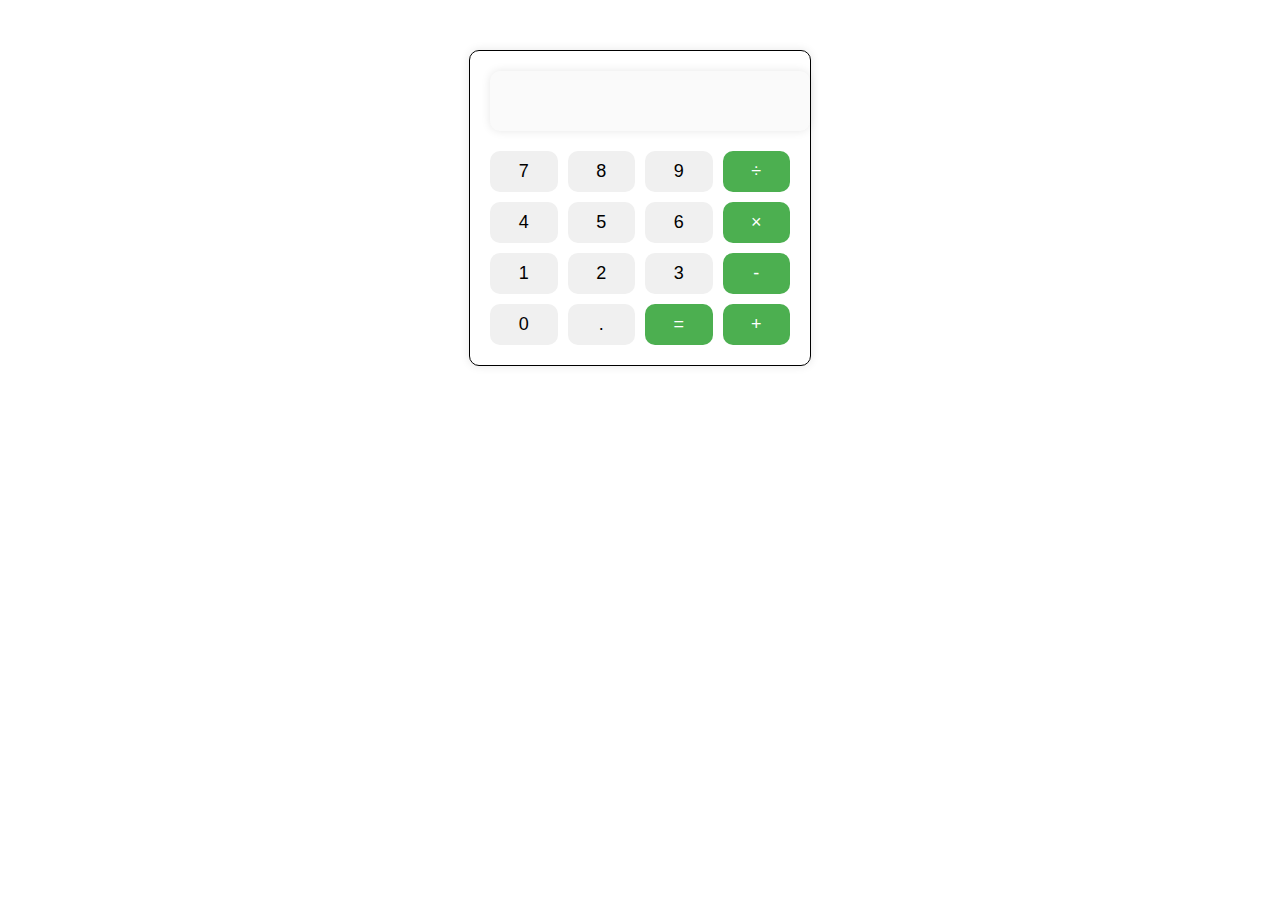
<file: calculator/index.html>
<!DOCTYPE html>
<html lang="en">
<head>
    <meta charset="UTF-8">
    <meta name="viewport" content="width=device-width, initial-scale=1.0">
    <title>Calculator</title>
    <link rel="stylesheet" href="style.css">
</head>
<body>
    <div class="calculator">
        <input type="text" id="display" disabled>
        <div class="grid">
            <button class="number" value="7">7</button>
            <button class="number" value="8">8</button>
            <button class="number" value="9">9</button>
            <button class="operator" value="/">&divide;</button>
            <button class="number" value="4">4</button>
            <button class="number" value="5">5</button>
            <button class="number" value="6">6</button>
            <button class="operator" value="*">&times;</button>
            <button class="number" value="1">1</button>
            <button class="number" value="2">2</button>
            <button class="number" value="3">3</button>
            <button class="operator" value="-">-</button>
            <button class="number" value="0">0</button>
            <button class="number" value=".">.</button>
            <button class="operator" value="=">=</button>
            <button class="operator" value="+">+</button>
        </div>
    </div>
    <script src="script.js"></script>
</body>
</html>
</file>
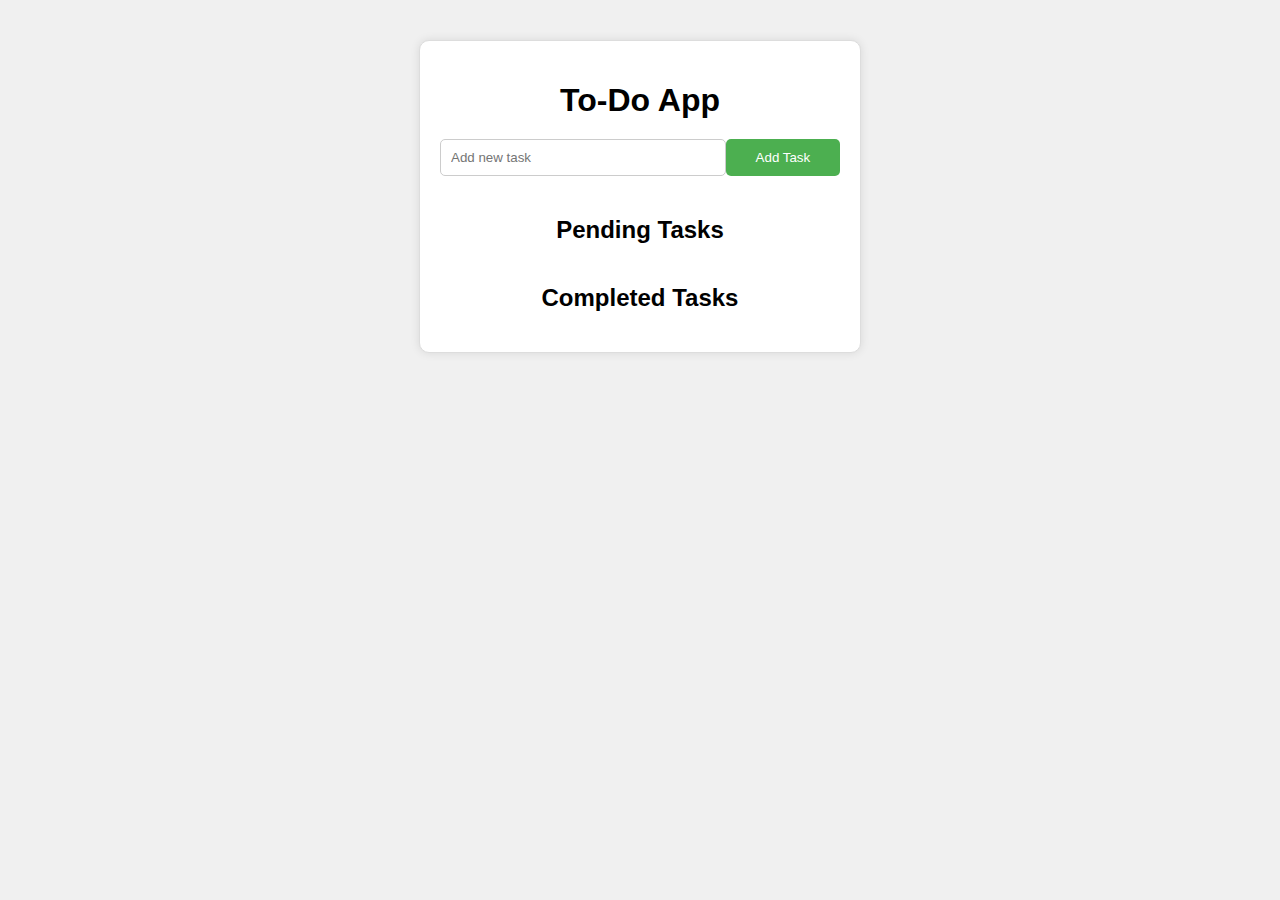
<file: to_do/index.html>
<!DOCTYPE html>
<html>
<head>
  <title>To-Do App</title>
  <link rel="stylesheet" href="style.css">
</head>
<body>
  <div class="container">
    <h1>To-Do App</h1>
    <form id="add-task-form">
      <input type="text" id="task-input" placeholder="Add new task">
      <button id="add-task-btn">Add Task</button>
    </form>
    <div class="task-lists">
      <h2>Pending Tasks</h2>
      <ul id="pending-tasks" class="task-list"></ul>
      <h2>Completed Tasks</h2>
      <ul id="completed-tasks" class="task-list"></ul>
    </div>
  </div>

  <script src="script.js"></script>
</body>
</html>
</file>
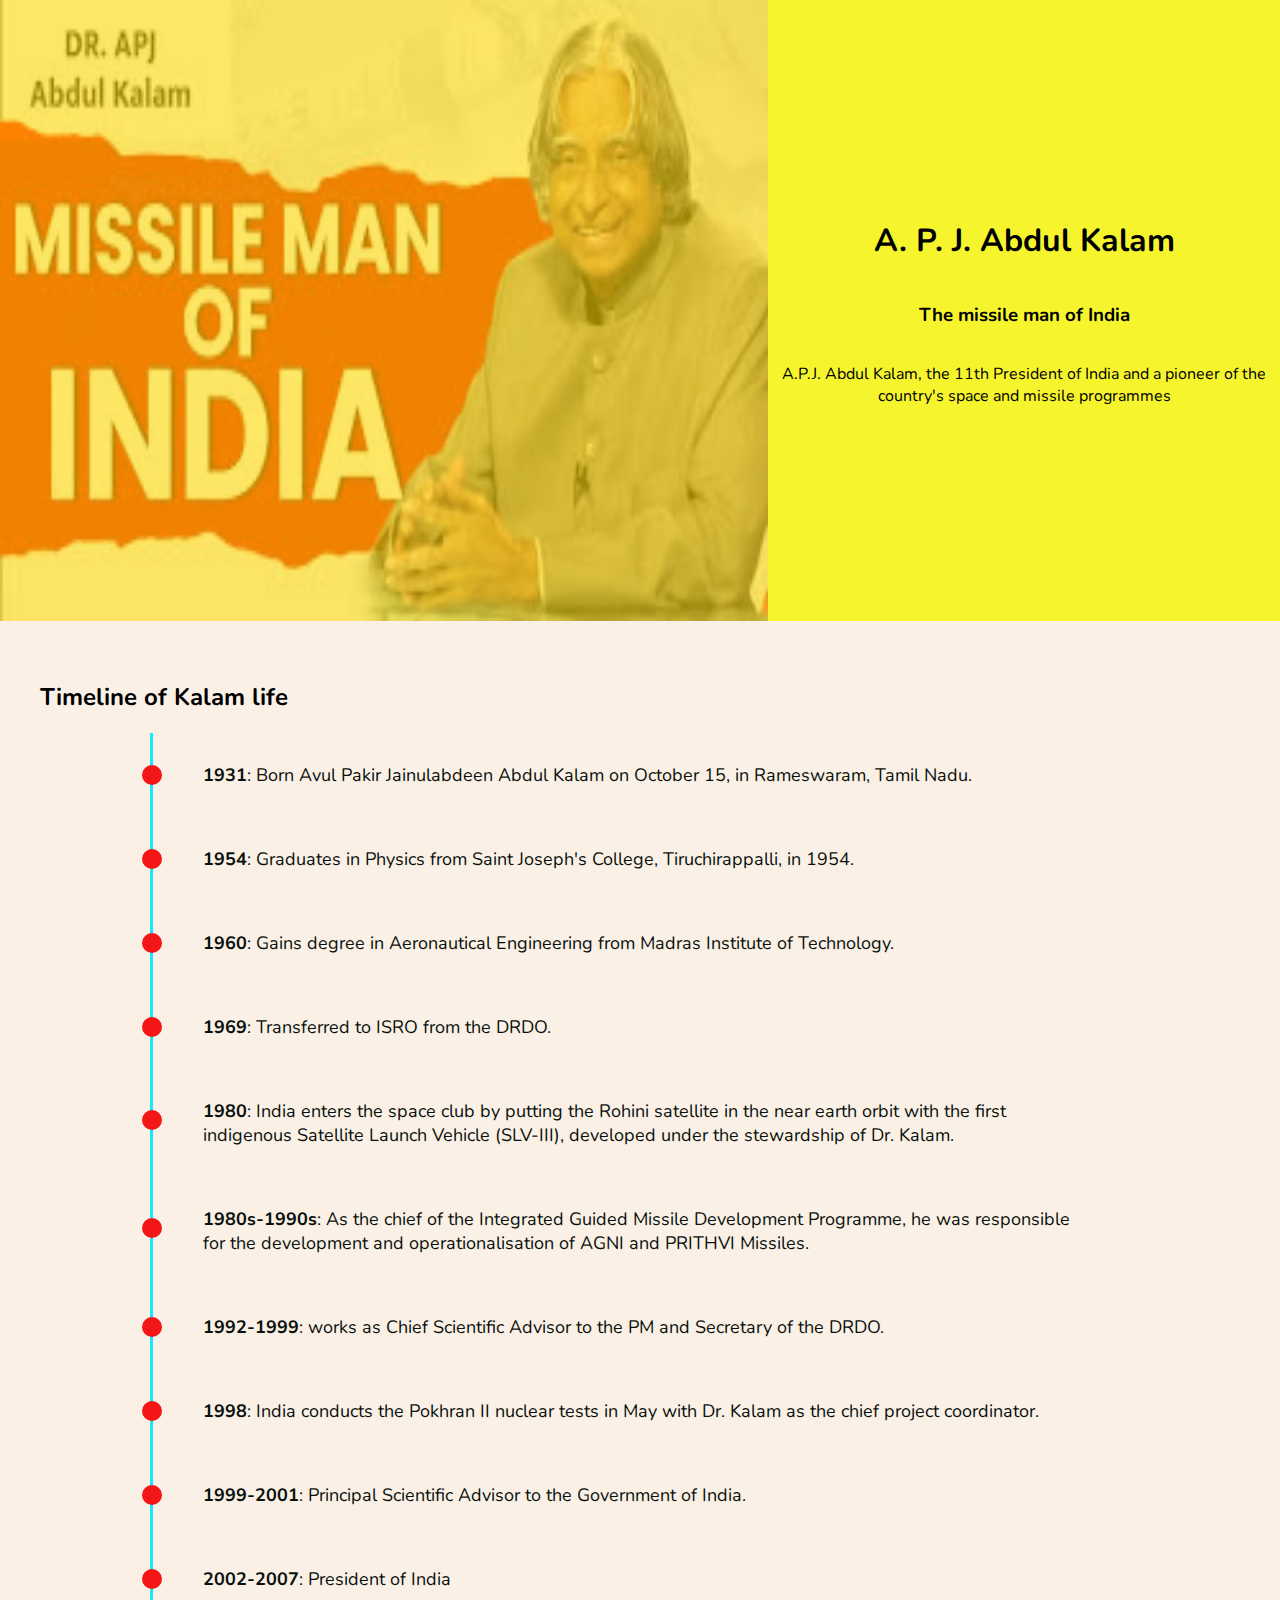
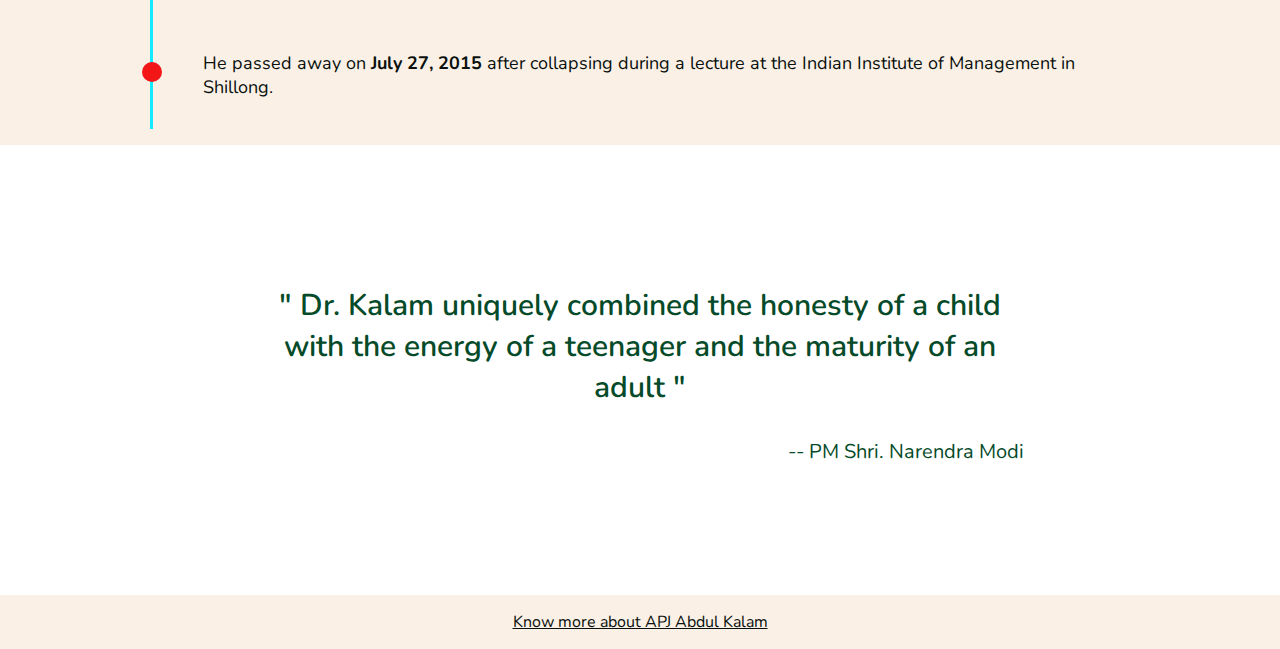
<file: tribute/index.html>
<!DOCTYPE html>
<html lang="en">

<head>
    <meta charset="UTF-8">
    <meta name="viewport" content="width=device-width, initial-scale=1.0">
    <meta http-equiv="X-UA-Compatible" content="ie=edge">
    <link rel="stylesheet" href="style.css">
    <title>Tribute page</title>
</head>

<body>
    <header class="header">
        <div class="img-container">
            <img src="kalam.jpg" alt="APJ Abdul Kalam" />
        </div>
        <div class="img-overlay">

        </div>

        <div class="info-container">
            <h1>A. P. J. Abdul Kalam</h1>
            <h3>The missile man of India</h3>
            <p>A.P.J. Abdul Kalam, the 11th President of India and a pioneer of the country's space and
                missile programmes</p>
        </div>
    </header>

    <main>
        <section class="timeline" id="life-info">
            <h2>Timeline of Kalam life</h2>
            <ul>
                <li><strong> 1931</strong>: Born Avul Pakir Jainulabdeen Abdul Kalam on October 15, in
                    Rameswaram, Tamil Nadu.</li>
                <li><strong>1954</strong>: Graduates in Physics from Saint Joseph's College, Tiruchirappalli,
                    in 1954.</li>
                <li><strong>1960</strong>: Gains degree in Aeronautical Engineering from Madras Institute of
                    Technology.</li>
                <li><strong>1969</strong>: Transferred to ISRO from the DRDO.</li>
                <li><strong> 1980</strong>: India enters the space club by putting the Rohini satellite in the
                    near earth orbit with the first indigenous Satellite Launch Vehicle (SLV-III), developed
                    under the stewardship of Dr. Kalam.</li>
                <li><strong>1980s-1990s</strong>: As the chief of the Integrated Guided Missile Development
                    Programme, he was responsible for the development and operationalisation of AGNI and
                    PRITHVI Missiles.</li>
                <li><strong>1992-1999</strong>: works as Chief Scientific Advisor to the PM and Secretary of
                    the DRDO.</li>
                <li><strong> 1998</strong>: India conducts the Pokhran II nuclear tests in May with Dr. Kalam
                    as the chief project coordinator.</li>
                <li><strong> 1999-2001</strong>: Principal Scientific Advisor to the Government of India.</li>
                <li><strong>2002-2007</strong>: President of India</li>

                <li>He passed away on <strong>July 27, 2015</strong> after collapsing during a lecture at the
                    Indian Institute of Management in Shillong.</li>

            </ul>
        </section>
        <section class="quote">
            <blockquote>
                <p class="quote-text">" Dr. Kalam uniquely combined the honesty of a child with the energy of a
                    teenager and the
                    maturity of an adult "</p>
                <p class="said-by">-- PM Shri. Narendra Modi</p>

            </blockquote>
        </section>

    </main>
    <footer class="footer">
        <p> <a href="https://en.wikipedia.org/wiki/A._P._J._Abdul_Kalam" target="_blank" class="wiki-link">Know more
                about APJ Abdul Kalam</a></p>
    </footer>
</body>

</html>
</file>
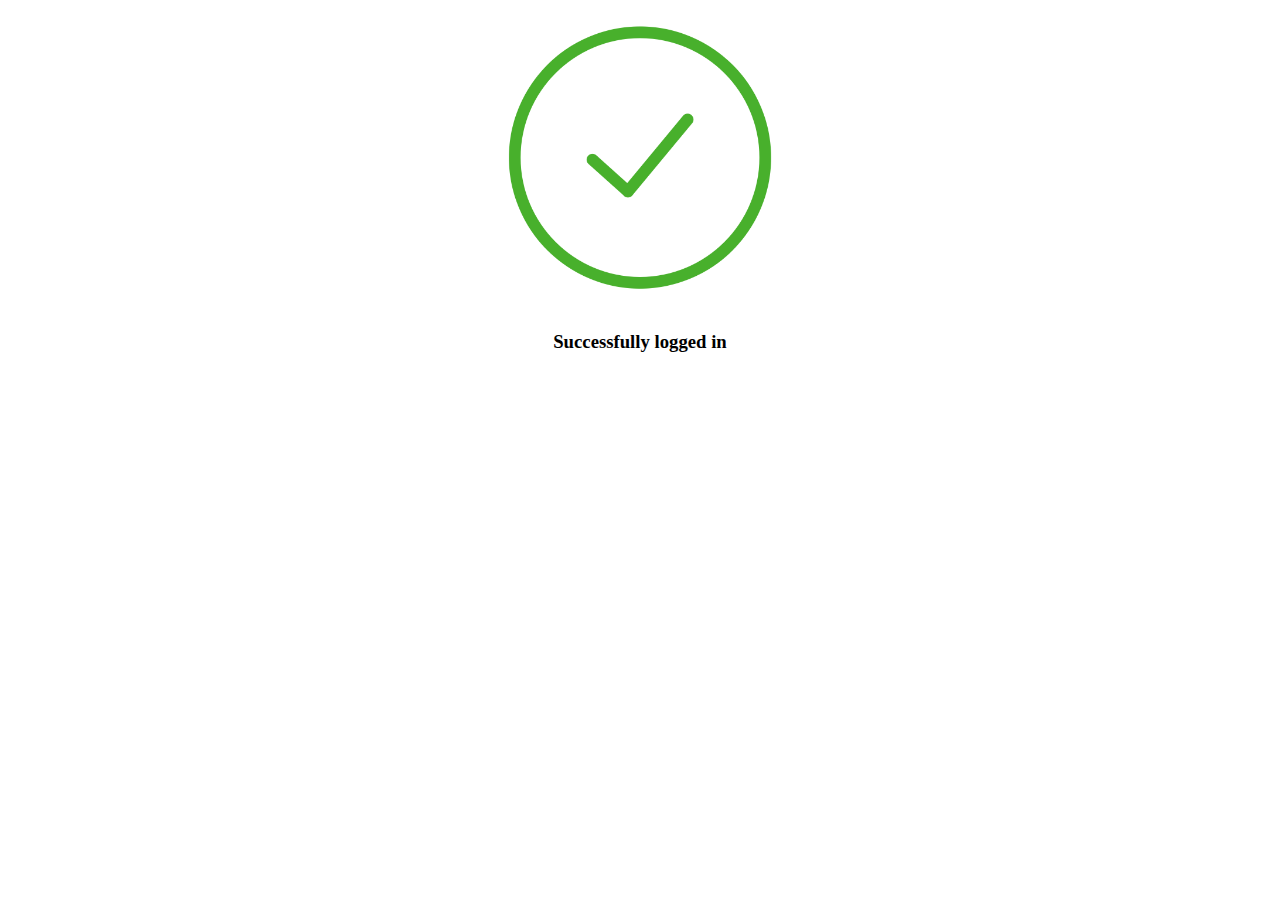
<file: login_page/secured.html>
<!DOCTYPE html>
<html lang="en">
<head>
    <meta charset="UTF-8">
    <meta name="viewport" content="width=device-width, initial-scale=1.0">
    <title>Document</title>
    <style>
        .center {
            text-align: center;
        }
    </style>
</head>
<body>
    <div class="center">
        <img src="logged_in.jpg" width="300px" height="300px" >
        <h3>Successfully logged in</h3>
    </div>
</body>
</html>
</file>
<file: calculator/style.css>
.calculator {
  width: 300px;
  margin: 50px auto;
  padding: 20px;
  border: 1px solid #000000;
  border-radius: 10px;
  box-shadow: 0 0 10px rgba(0, 0, 0, 0.1);
}

#display {
  width: 100%;
  height: 40px;
  margin-bottom: 20px;
  padding: 10px;
  font-size: 24px;
  text-align: right;
  border: none;
  border-radius: 10px;
  box-shadow: 0 0 10px rgba(0, 0, 0, 0.1);
}

.grid {
  display: grid;
  grid-template-columns: repeat(4, 1fr);
  grid-gap: 10px;
}

button {
  padding: 10px;
  font-size: 18px;
  border: none;
  border-radius: 10px;
  background-color: #f0f0f0;
  cursor: pointer;
}

button:hover {
  background-color: #2ad8e8;
}

.operator {
  background-color: #4CAF50;
  color: #fff;
}

.operator:hover {
  background-color: #2ad8e8;
}
</file>
<file: to_do/style.css>
body {
    font-family: Arial, sans-serif;
    background-color: #f0f0f0;
  }
  
  .container {
    max-width: 400px;
    margin: 40px auto;
    padding: 20px;
    background-color: #fff;
    border: 1px solid #ddd;
    border-radius: 10px;
    box-shadow: 0 0 10px rgba(0, 0, 0, 0.1);
  }
  
  h1 {
    text-align: center;
    margin-bottom: 20px;
  }
  
  #add-task-form {
    display: flex;
    justify-content: space-between;
    margin-bottom: 20px;
  }
  
  #task-input {
    width: 70%;
    padding: 10px;
    border: 1px solid #ccc;
    border-radius: 5px;
  }
  
  #add-task-btn {
    width: 30%;
    padding: 10px;
    background-color: #4CAF50;
    color: #fff;
    border: none;
    border-radius: 5px;
    cursor: pointer;
  }
  
  #add-task-btn:hover {
    background-color: #3e8e41;
  }
  
  .task-lists {
    display: flex;
    flex-direction: column;
    align-items: center;
  }
  
  .task-list {
    list-style: none;
    padding: 0;
    margin: 0;
  }
  
  .task-list li {
    padding: 10px;
    border-bottom: 1px solid #ccc;
  }
  
  .task-list li:last-child {
    border-bottom: none;
  }
  
  .task-list li.completed {
    text-decoration: line-through;
    color: #666;
  }
  
  .task-list li.pending {
    color: #333;
  }
  
  .delete-btn {
    background-color: #f44336;
    color: #fff;
    border: none;
    padding: 5px 10px;
    border-radius: 5px;
    cursor: pointer;
  }
  
  .delete-btn:hover {
    background-color: #e91e63;
  }
  
  .edit-btn {
    background-color: #03A9F4;
    color: #fff;
    border: none;
    padding: 5px 10px;
    border-radius: 5px;
    cursor: pointer;
  }
  
  .edit-btn:hover {
    background-color: #007bff;
  }
</file>
<file: tribute/style.css>
@import url('https://fonts.googleapis.com/css?family=Nunito');

body {
    margin: 0;
    padding: 0;
    font-family: 'Nunito', sans-serif;
    background-color: linen;
}

.header {
    display: flex;
    width: 100vw;
    height: 69vh;
}

.header .img-container {
    width: 60vw;
    height: 69vh;
    position: relative;
}

.header .img-overlay {
    width: 60vw;
    height: 69vh;
    position: absolute;
    top: 0;
    left: 0;
    background-color: rgba(255, 215, 0, 0.6);
}

.header .info-container {
    width: 40vw;
    background-color: rgba(245, 245, 24, 0.9);
    display: flex;
    flex-flow: column nowrap;
    justify-content: center;
    align-items: center;
    text-align: center;
}

.img-container img {
    max-width: 100%;
    height: 69vh;
}

.timeline {
    background: linen;
    margin: 0 auto;

}

.timeline h2 {
    margin-left: 40px;
    padding-top: 40px;
}

.timeline ul {
    padding: 0 150px;
}

.timeline li {
    list-style-type: none;
    padding: 30px 50px;
    border-left: 3px solid rgb(18, 235, 255);
    position: relative;
    font-size: 18px;
    color: #0a100d;
}

.timeline li:before {
    content: '';
    height: 20px;
    width: 20px;
    border-radius: 10px;
    background: rgb(242, 22, 22);
    position: absolute;
    top: 38%;
    left: -11px;
}

.quote {
    height: 50vh;
    display: flex;
    justify-content: center;
    align-items: center;
    color: #054a29;
    font-weight: 600;
    font-size: 30px;
    background-color: #ffffff;
    text-align: center;
}

.quote blockquote {
    width: 60%;
}

.quote .said-by {
    text-align: right;
    font-weight: 400;
    font-size: 20px;
}

.footer {
    background: linen;
    text-align: center;
}

.footer a {
    text-decoration: none;
}

.footer .wiki-link {
    color: #0a100d;
    text-decoration: underline;
}

.footer .icon-heart,
.github-link {
    color: #e25555;
}

@media(min-width:320px) and (max-width:480px) {
    .header {
        flex-flow: column;
    }

    .header .img-container {
        width: 100vw;
        height: auto;
        background-color: rgba(255, 215, 0, 0.9);
    }

    .header .img-overlay {
        display: none;
    }

    .header .img-container img {
        height: auto;
    }

    .header .info-container {
        width: 100vw;
        display: block;
    }

    .timeline ul {
        padding: 0 0 0 30px;
    }

    .timeline li {
        padding: 20px 20px 20px 30px;
    }

    .quote {
        font-size: 20px;
    }

    .quote blockquote {
        width: 100%;
    }
}
</file>
